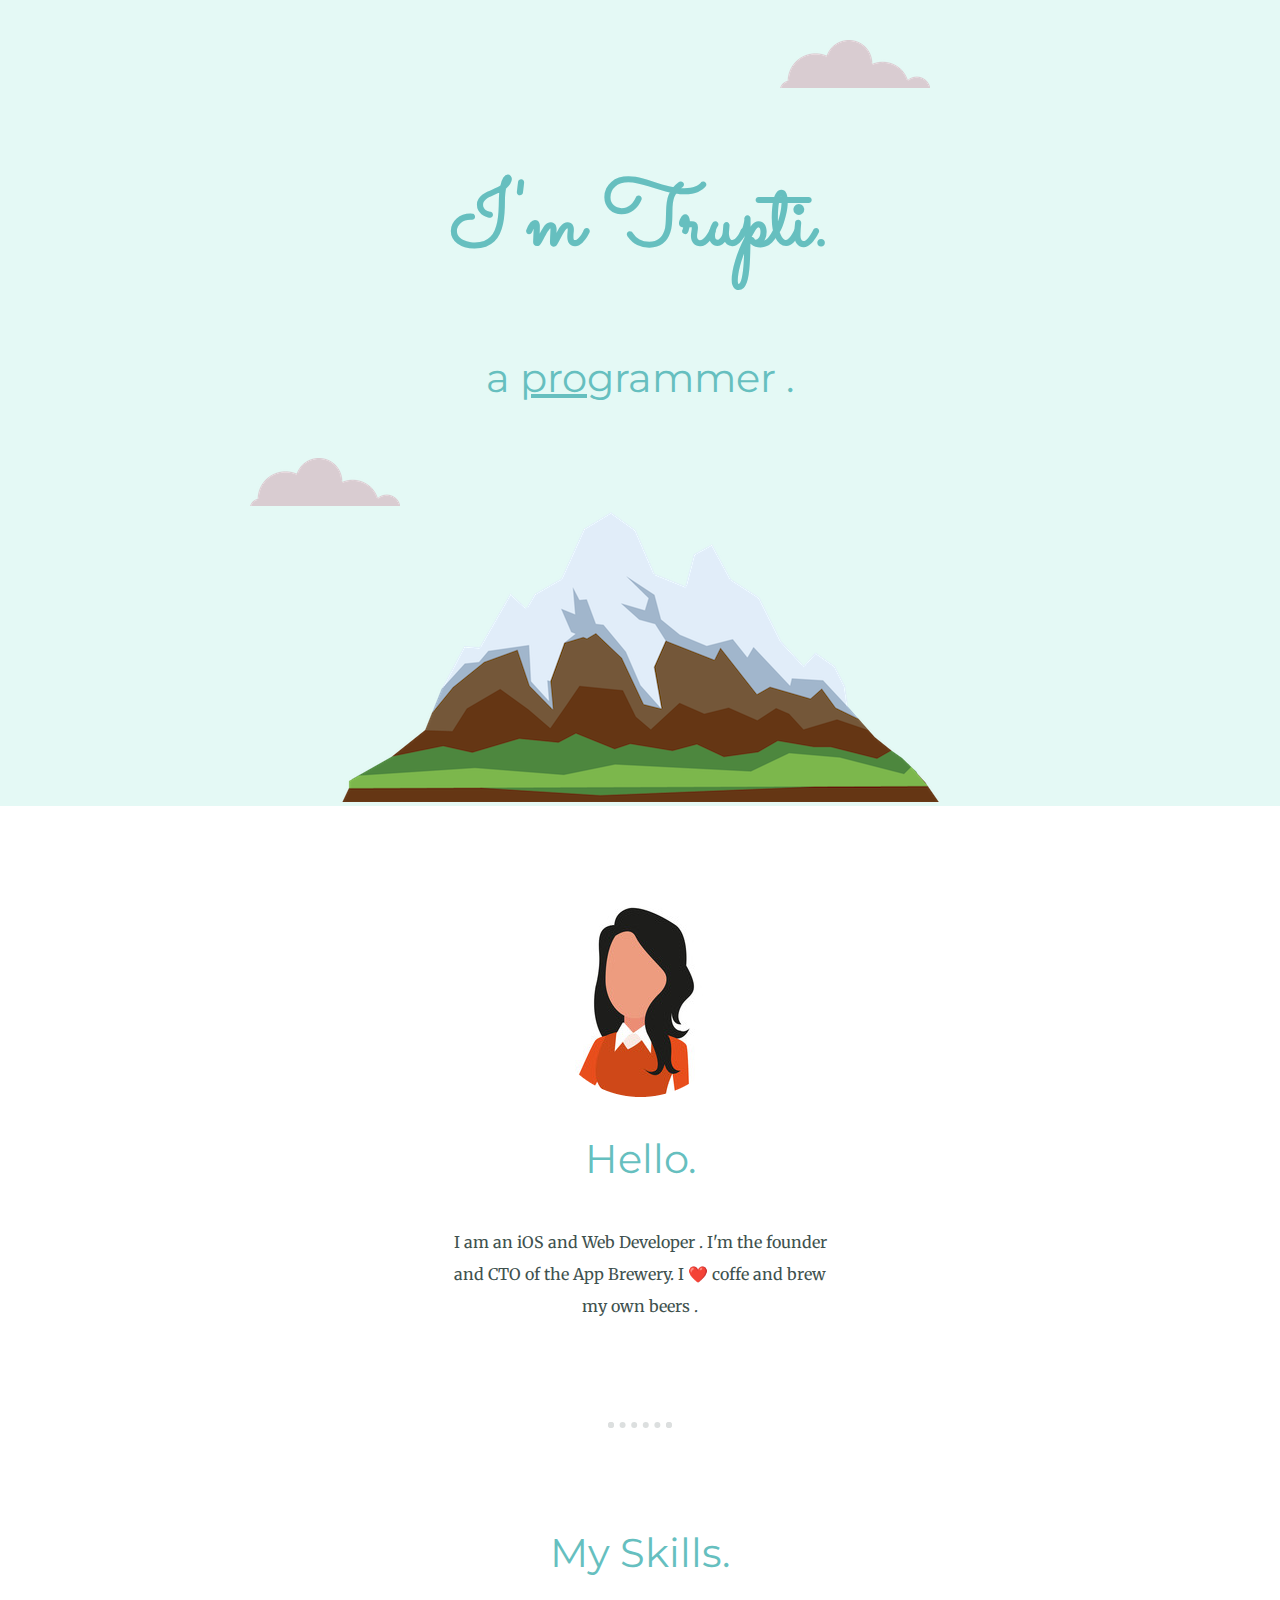
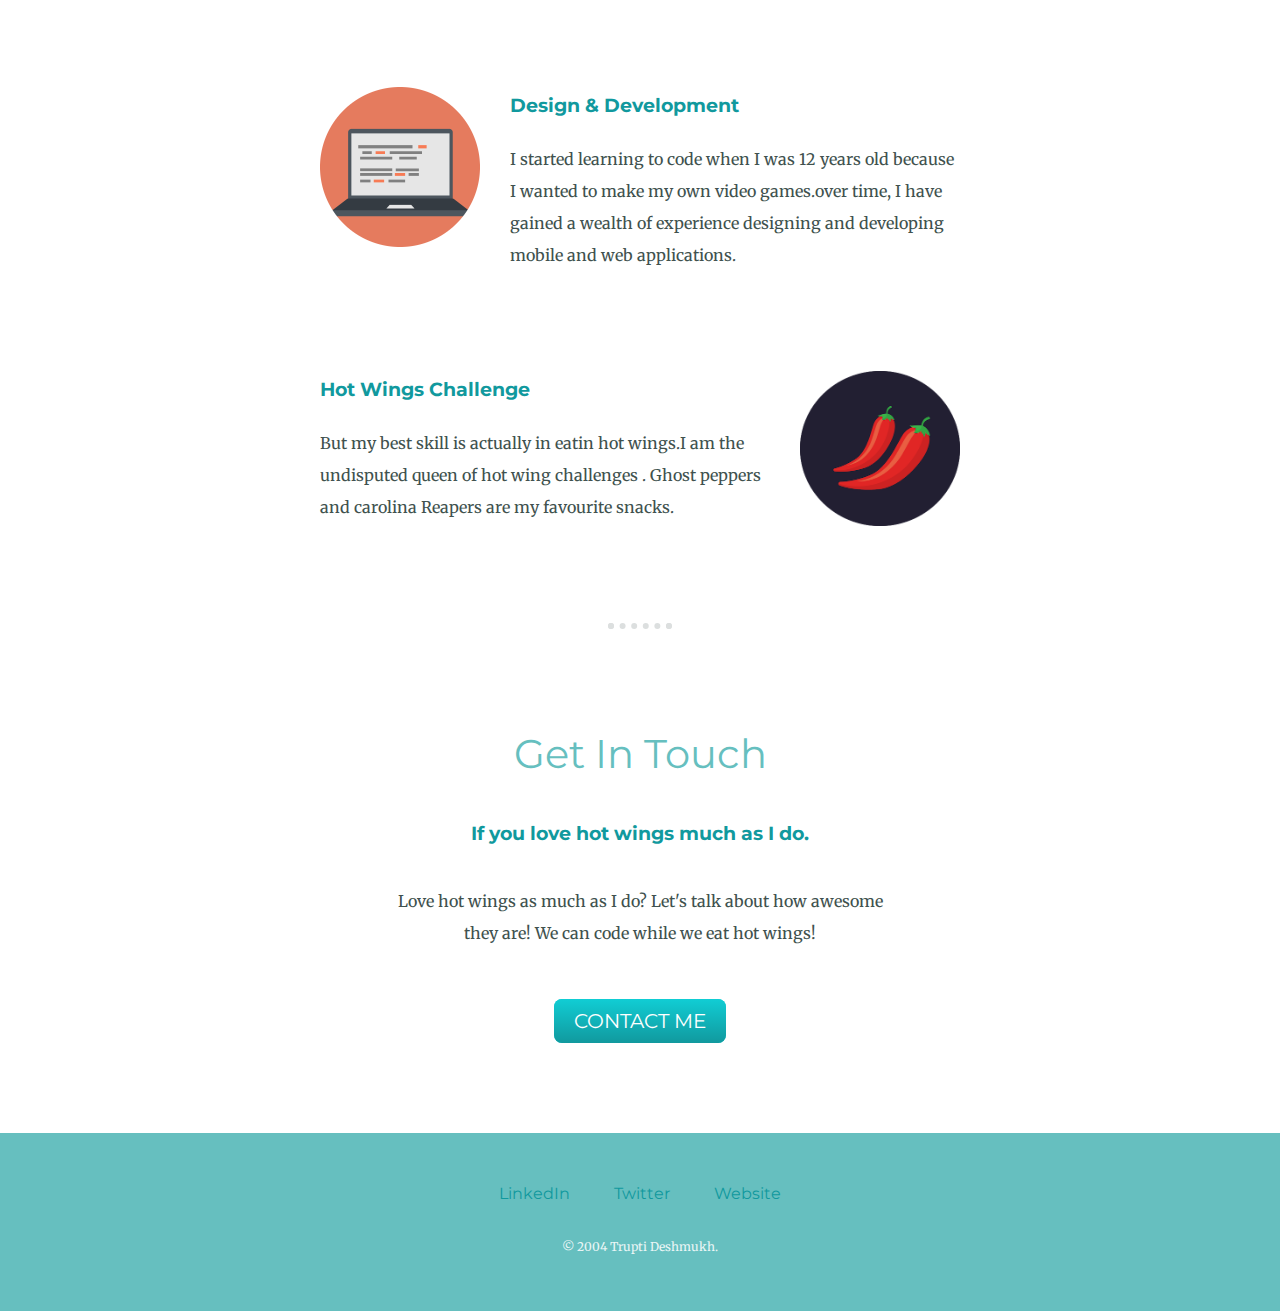
<file: index.html>
<!DOCTYPE html>
<html lang="en">
<head>
    <meta charset="UTF-8">
    <meta http-equiv="X-UA-Compatible" content="IE=edge">
    <meta name="viewport" content="width=device-width, initial-scale=1.0">
    <title>Trupti Ghorpade</title>
    <link rel="stylesheet" href="css/style.css">
    <link rel="icon" href="favicon.ico">
    <link href="https://fonts.googleapis.com/css2?family=Merriweather&family=Montserrat&family=Sacramento&display=swap" rel="stylesheet">
</head>
<body>
  <div class="top-container">
      <img class="top-cloud" src="images/cloud.png" alt="cloud-img">
      <div class="title-text">
    
      <h1>I'm Trupti.</h1>
      <h2>a <span class="pro">pro</span>grammer .</h2>
      </div>
      
      <img class="bottom-cloud" src="images/cloud.png" alt="cloud-img">
      <img src="images/mountain.png" alt="mountain-img">
  </div>  
  
    <div class="middle-container">
      <div class="profile">
        <img src="images/trupti-img1-modified.png" alt="trupti-img1-modified">
        <h2>Hello.</h2>
        <p class="intro">I am an iOS and Web Developer . I'm the founder and CTO of the App Brewery. I ❤️️ coffe and brew my own beers .</p>
      </div>
      <hr>
      <div class="skills">
        <h2>My Skills.</h2>
        <div class="skill-row">
          <img class="code-img" src="images/computer-modified.png" alt="computer-modified-img">
          <h3>Design & Development</h3>
          <p>I started learning to code when I was 12 years old because I wanted to make my own video games.over time, I have gained a wealth of experience designing and developing mobile and web applications.</p>
        </div>
        <div class="skill-row">
          <img class="chilli-img" src="images/chillies.png" alt="chillies">
          <h3>Hot Wings Challenge</h3>
          <p>But my best skill is actually in eatin hot wings.I am the undisputed queen of hot wing challenges . Ghost peppers and carolina Reapers are my favourite snacks.  </p>
        </div>
      </div>
      <hr>
      <div class="contact-me">
        <h2>Get In Touch</h2>
        <h3>If you love hot wings much as I do.</h3>
        <p class="contact-message">Love hot wings as much as I do? Let's talk about how awesome they are! We can code while we eat hot wings!</p>
        <a class="btn" href="mailto:name@email.com">CONTACT ME</a>
      </div>
    
    
      
  </div>
  
    <div class="bottom-container">
      <a class="footer-link" href="https://www.linkedin.com/">LinkedIn</a>
      <a class="footer-link" href="https://twitter.com/">Twitter</a>
      <a class="footer-link" href="https://www.appbrewery.co/">Website</a>
      <p class="copyright">© 2004 Trupti Deshmukh.</p>
    </div> 

</body>
</html>
</file>
<file: css/style.css>
body{
    /*background-color: aquamarine;*/
    margin:0;
    text-align: center;
    /*height: 100%;*/
    font-family: 'Merriweather', serif;
    /*font-size: 20px;*/
    color: #40514E;

}
.top-container{
    background-color: #E4F9F5; 
    position:relative;
    padding-top: 100px;
}
.middle-container{
    
    margin: 100px 0 ;
  /*  background-color: red; 
    width: 200px;
    height: 200px;*/
}
.bottom-container{
    background-color: #66BFBF; 
    padding: 50px 0 20px;
   /* background-color: blue; 
    width: 200px;
    height: 200px;*/
}
.skill-row{
    width:50%;
    margin:100px auto 100px auto;
    text-align: left;
    line-height: 2;
}
h1{
    font-size: 90px;

    margin-top: 50px auto 0 auto;
    /*width:10%;
   margin: 0 auto ;*/
    font-family: 'Sacramento', cursive;
    color: #66BFBF;
}
h2{
    color: #66BFBF;
    font-family: 'Montserrat', sans-serif;
    font-size: 2.5rem;
    font-weight: normal;
    padding-bottom: 10px;
}
h3{
    color: #11999E;
    font-family: 'Montserrat', sans-serif;
}
.pro{
    text-decoration: underline;
}
.top-cloud{
    position: absolute;
    right: 350px;
    top:40px;
}
.bottom-cloud{
    position:absolute;
    left: 250px;
    bottom: 300px;
}

.code-img{
    width: 25%;
    float: left;
    margin-right: 30px;
}
.chilli-img{
    width: 25%;
    float: right;
    margin-left: 30px;
}

    .btn {
        background: #11cdd4;
        background-image: -webkit-linear-gradient(top, #11cdd4, #11999e);
        background-image: -moz-linear-gradient(top, #11cdd4, #11999e);
        background-image: -ms-linear-gradient(top, #11cdd4, #11999e);
        background-image: -o-linear-gradient(top, #11cdd4, #11999e);
        background-image: linear-gradient(to bottom, #11cdd4, #11999e);
        -webkit-border-radius: 8;
        -moz-border-radius: 8;
        border-radius: 8px;
        font-family: 'Montserrat', sans-serif;
        color: #ffffff;
        font-size: 20px;
        padding: 10px 20px 10px 20px;
        text-decoration: none;
      }
      
      .btn:hover {
        background: #30e3cb;
        background-image: -webkit-linear-gradient(top, #30e3cb, #2bc4ad);
        background-image: -moz-linear-gradient(top, #30e3cb, #2bc4ad);
        background-image: -ms-linear-gradient(top, #30e3cb, #2bc4ad);
        background-image: -o-linear-gradient(top, #30e3cb, #2bc4ad);
        background-image: linear-gradient(to bottom, #30e3cb, #2bc4ad);
        text-decoration: none;
      }

.intro{
    width:30%;
    margin: auto;
}
p{
    line-height: 2;
}
hr{
    border: dotted #dcdfdf 6px;
    border-bottom: none;
    width: 4%;
    margin: 100px auto;
}
.contact-message{
    width: 40%;
    margin: 40px auto 60px;

}
a{
    color: #11999E;
    font-family: 'Montserrat', sans-serif;
    margin: 10px 20px;
    text-decoration: none;
}
a:hover{
    color: #EAF6F6;

}
.copyright{
    color: #EAF6F6;
    font-size: 0.75rem;
    padding: 20px 0;
}
</file>
